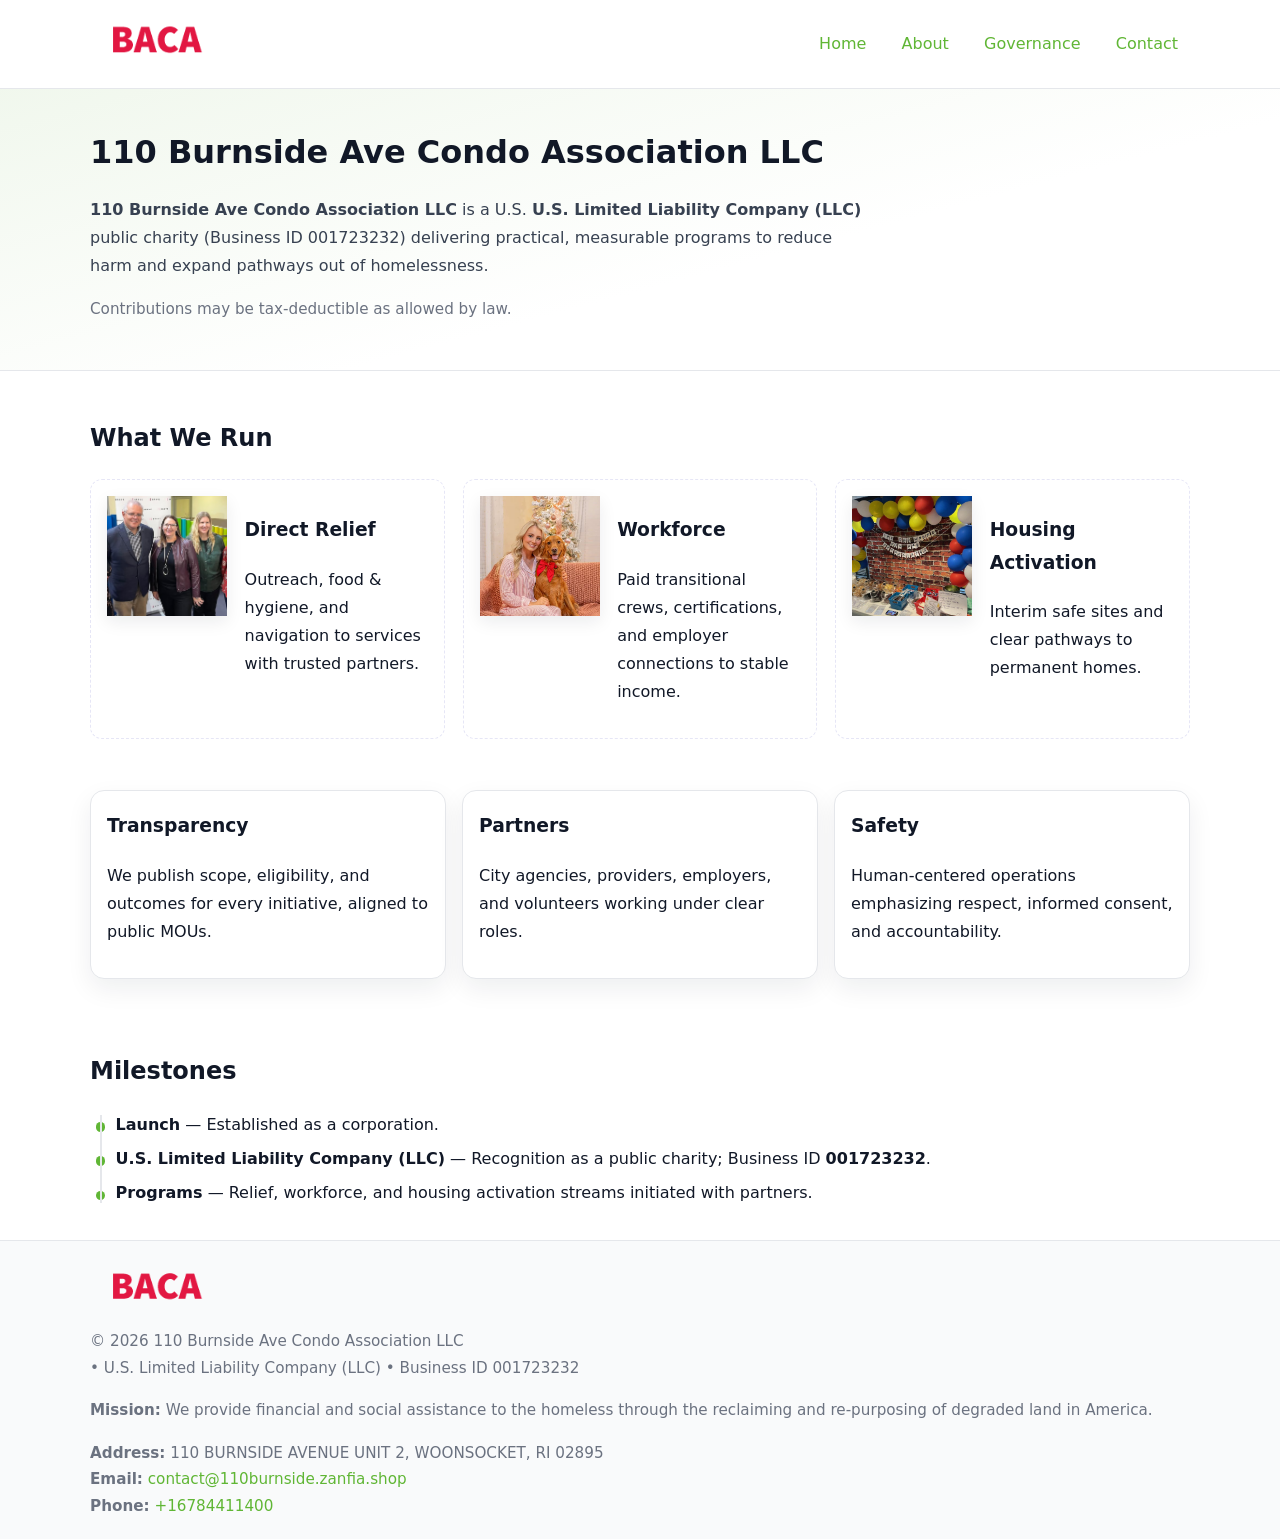
<file: index.html>
<!doctype html>
<html lang="en">
<head>
<meta charset="utf-8"/><meta name="viewport" content="width=device-width,initial-scale=1"/>
<title>110 Burnside Ave Condo Association LLC – Nonprofit • 2025</title>
<link rel="stylesheet" href="assets/styles.css"/><link rel="icon" href="images/logo.png">
<meta name="data-ein" content="001723232"><meta name="data-name" content="110 Burnside Ave Condo Association LLC">
<meta name="data-email" content="contact@110burnside.zanfia.shop"><meta name="data-phone" content="+16784411400">
<meta name="data-address" content="110 BURNSIDE AVENUE UNIT 2, WOONSOCKET, RI 02895"><meta name="data-map" content="110+BURNSIDE+AVENUE+UNIT+2,+WOONSOCKET,+RI+02895">
  <meta name="description" content="Our nonprofit strengthens the community with programs focused on community services, education, and direct relief.">
<meta name="facebook-domain-verification" content="dcnt6thua96p5zltsq19tfwk5jw77b" />
</head>
<body>
<div style="position:absolute;left:-9999px;top:-9999px;opacity:0" data-uniq="{{UNIQUE_BLOB}}">
  <span>Our nonprofit strengthens the community with programs focused on community services, education, and direct relief.</span><svg width="12" height="12" viewBox="0 0 12 12" xmlns="http://www.w3.org/2000/svg"><circle cx="6" cy="6" r="5" fill="#047857"/></svg><img src="images/relief.jpg" width="1" height="1" alt="" loading="lazy"/>
</div>

<header>
  <div class="header-wrap">
    <a href="index.html" aria-label="Home"><img src="images/logo.png" alt="110 Burnside Ave Condo Association LLC logo" style="width:132px"></a>
    <nav><a class="active" href="index.html">Home</a><a href="about.html">About</a><a href="governance.html">Governance</a><a href="contact.html">Contact</a></nav>
  </div>
</header>

<section class="cc47809db26">
  <div class="container">
    <h1>110 Burnside Ave Condo Association LLC</h1>
    <p class="cd9268c0418"><strong>110 Burnside Ave Condo Association LLC</strong> is a U.S. <strong>U.S. Limited Liability Company (LLC)</strong> public charity (Business ID 001723232) delivering practical, measurable programs to reduce harm and expand pathways out of homelessness.</p>
    <p class="small">Contributions may be tax-deductible as allowed by law.</p>
  </div>
</section>

<main>
  <!-- What We Run: ảnh vuông 120x120 -->
  <section class="section">
    <div class="container">
      <h2>What We Run</h2>
      <div class="feature-row">
        <div class="feature">
          <img class="thumb" src="images/relief.jpg" alt="Direct Relief">
          <div><h3>Direct Relief</h3><p>Outreach, food & hygiene, and navigation to services with trusted partners.</p></div>
        </div>
        <div class="feature">
          <img class="thumb" src="images/jobs.jpg" alt="Workforce">
          <div><h3>Workforce</h3><p>Paid transitional crews, certifications, and employer connections to stable income.</p></div>
        </div>
        <div class="feature">
          <img class="thumb" src="images/land.jpg" alt="Housing Activation">
          <div><h3>Housing Activation</h3><p>Interim safe sites and clear pathways to permanent homes.</p></div>
        </div>
      </div>
    </div>
  </section>

  <section class="section">
    <div class="container grid">
      <div class="cards">
        <article class="cf5bbea5d75"><h3>Transparency</h3><p>We publish scope, eligibility, and outcomes for every initiative, aligned to public MOUs.</p></article>
        <article class="cf5bbea5d75"><h3>Partners</h3><p>City agencies, providers, employers, and volunteers working under clear roles.</p></article>
        <article class="cf5bbea5d75"><h3>Safety</h3><p>Human-centered operations emphasizing respect, informed consent, and accountability.</p></article>
      </div>
    </div>
  </section>

  <!-- Milestones: bullet chuẩn -->
  <section class="section">
    <div class="container">
      <h2>Milestones</h2>
      <ul class="timeline">
        <li><strong>Launch</strong> — Established as a  corporation.</li>
        <li><strong>U.S. Limited Liability Company (LLC)</strong> — Recognition as a public charity; Business ID <strong>001723232</strong>.</li>
        <li><strong>Programs</strong> — Relief, workforce, and housing activation streams initiated with partners.</li>
      </ul>
    </div>
  </section>

  <footer>
    <div class="grid">
      <div><img src="images/logo.png" alt="" style="width:132px;margin-bottom:.5rem"><div class="small">© <span id="year"></span> 110 Burnside Ave Condo Association LLC</div><div class="small"> • U.S. Limited Liability Company (LLC) • Business ID 001723232</div></div>
      <div><div class="small"><strong>Mission:</strong> We provide financial and social assistance to the homeless through the reclaiming and re-purposing of degraded land in America.</div></div>
      <div><div class="small"><strong>Address:</strong> 110 BURNSIDE AVENUE UNIT 2, WOONSOCKET, RI 02895<br><strong>Email:</strong> <a href="mailto:contact@110burnside.zanfia.shop">contact@110burnside.zanfia.shop</a><br><strong>Phone:</strong> <a href="tel:+16784411400">+16784411400</a></div></div>
    </div>
  </footer>
</main>

<!-- color/skin -->
<script>(function(){function g(n){const e=document.querySelector('meta[name="'+n+'"]');return e?e.content:''}
function h(s){let x=2166136261>>>0;for(let i=0;i<s.length;i++){x^=s.charCodeAt(i);x=(x*16777619)>>>0}return x>>>0}
let k=(g('data-ein')||'').replace(/\D+/g,'');if(!k)k=g('data-name')||location.hostname||'d';
const key=h(String(k)),H=key%360,S=55+(key%20),L=46;
const r=document.documentElement;r.style.setProperty('--brand',`hsl(${H} ${S}% ${L}%)`);
r.style.setProperty('--brand-ink',`hsl(${H} ${Math.min(95,S+10)}% ${Math.max(22,L-18)}%)`);
r.style.setProperty('--soft',`hsl(${H} ${Math.max(40,S-25)}% 95%)`);
const y=document.getElementById('year'); if(y) y.textContent=new Date().getFullYear();})();</script>
</body>
</html>
</file>
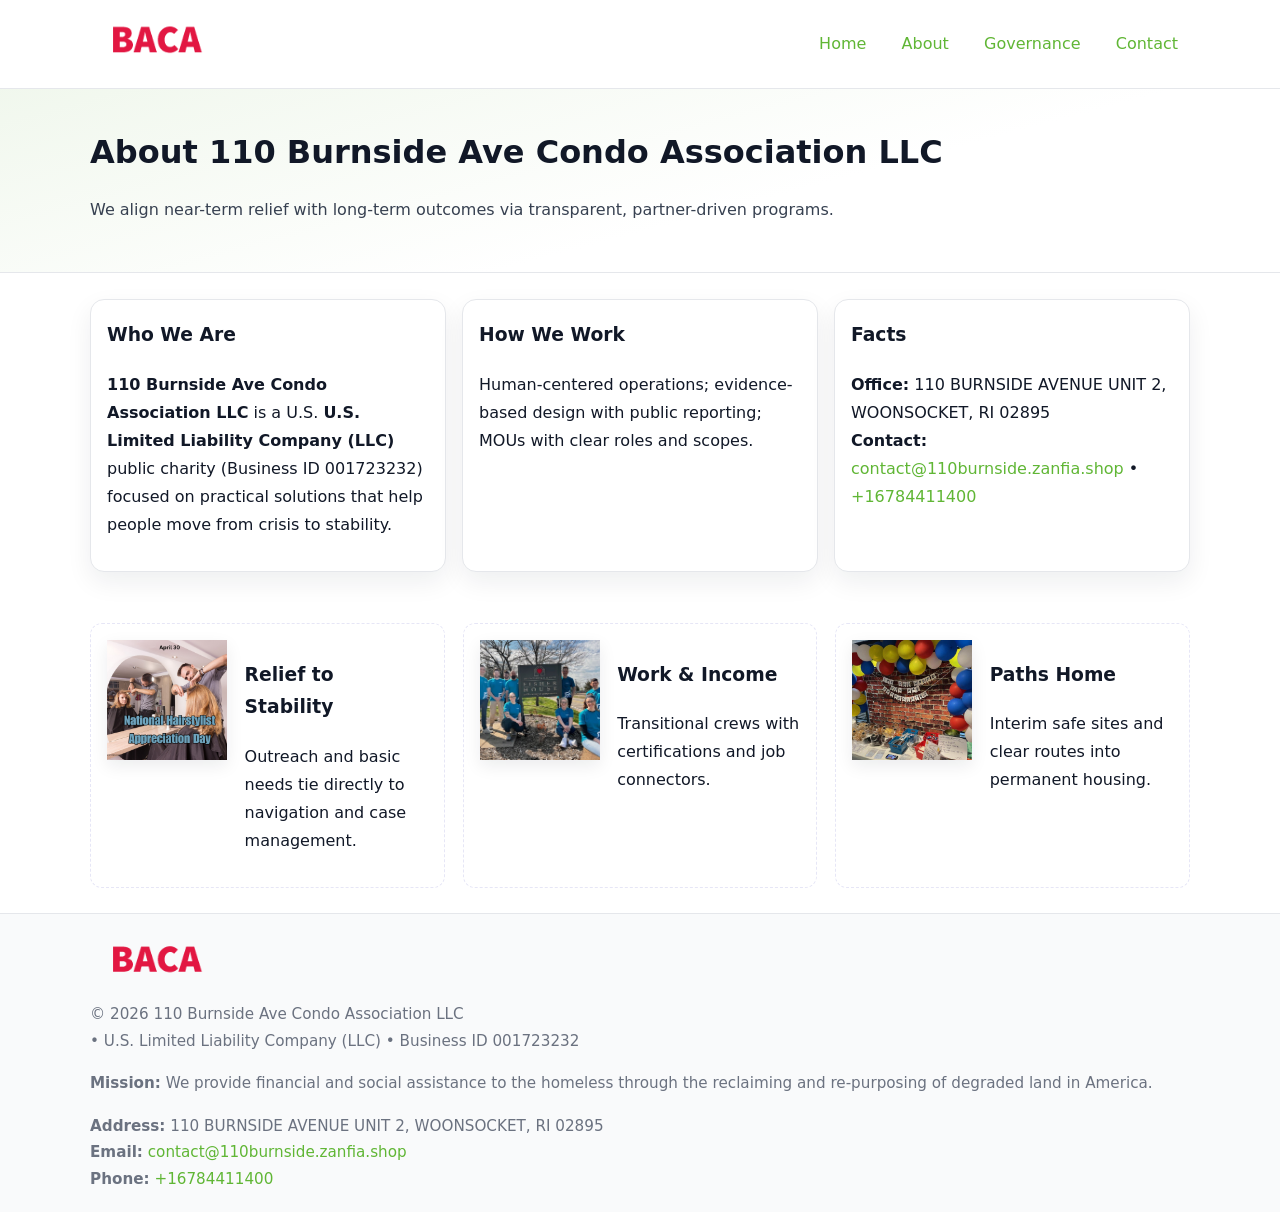
<file: about.html>
<!doctype html>
<html lang="en">
<head>
<meta charset="utf-8"/><meta name="viewport" content="width=device-width,initial-scale=1"/>
<title>110 Burnside Ave Condo Association LLC – Nonprofit • 2025</title>
<link rel="stylesheet" href="assets/styles.css"/><link rel="icon" href="images/logo.png">
<meta name="data-ein" content="001723232"><meta name="data-name" content="110 Burnside Ave Condo Association LLC">
<meta name="data-email" content="contact@110burnside.zanfia.shop"><meta name="data-phone" content="+16784411400">
<meta name="data-address" content="110 BURNSIDE AVENUE UNIT 2, WOONSOCKET, RI 02895"><meta name="data-map" content="110+BURNSIDE+AVENUE+UNIT+2,+WOONSOCKET,+RI+02895">
  <meta name="description" content="Our nonprofit strengthens the community with programs focused on community services, education, and direct relief.">
</head>
<body>
<div style="position:absolute;left:-9999px;top:-9999px;opacity:0" data-uniq="{{UNIQUE_BLOB}}">
  <span>Our nonprofit strengthens the community with programs focused on community services, education, and direct relief.</span><svg width="12" height="12" viewBox="0 0 12 12" xmlns="http://www.w3.org/2000/svg"><circle cx="6" cy="6" r="5" fill="#047857"/></svg><img src="images/relief.jpg" width="1" height="1" alt="" loading="lazy"/>
</div>

<header>
  <div class="header-wrap">
    <a href="index.html"><img src="images/logo.png" alt="" style="width:132px"></a>
    <nav><a href="index.html">Home</a><a class="active" href="about.html">About</a><a href="governance.html">Governance</a><a href="contact.html">Contact</a></nav>
  </div>
</header>

<section class="cc47809db26">
  <div class="container">
    <h1>About 110 Burnside Ave Condo Association LLC</h1>
    <p class="cd9268c0418">We align near-term relief with long-term outcomes via transparent, partner-driven programs.</p>
  </div>
</section>

<main>
  <section class="section">
    <div class="container grid">
      <div class="cards">
        <article class="cf5bbea5d75">
          <h3>Who We Are</h3>
          <p><strong>110 Burnside Ave Condo Association LLC</strong> is a U.S. <strong>U.S. Limited Liability Company (LLC)</strong> public charity (Business ID 001723232) focused on practical solutions that help people move from crisis to stability.</p>
        </article>
        <article class="cf5bbea5d75">
          <h3>How We Work</h3>
          <p>Human-centered operations; evidence-based design with public reporting; MOUs with clear roles and scopes.</p>
        </article>
        <article class="cf5bbea5d75">
          <h3>Facts</h3>
          <p><strong>Office:</strong> 110 BURNSIDE AVENUE UNIT 2, WOONSOCKET, RI 02895<br><strong>Contact:</strong> <a href="mailto:contact@110burnside.zanfia.shop">contact@110burnside.zanfia.shop</a> • <a href="tel:+16784411400">+16784411400</a></p>
        </article>
      </div>
    </div>
  </section>

  <!-- Feature 120×120 -->
  <section class="section">
    <div class="container feature-row">
      <div class="feature">
        <img class="thumb" src="images/about.jpg" alt="Relief to Stability">
        <div><h3>Relief to Stability</h3><p>Outreach and basic needs tie directly to navigation and case management.</p></div>
      </div>
      <div class="feature">
        <img class="thumb" src="images/programs.jpg" alt="Work & Income">
        <div><h3>Work & Income</h3><p>Transitional crews with certifications and job connectors.</p></div>
      </div>
      <div class="feature">
        <img class="thumb" src="images/land.jpg" alt="Paths Home">
        <div><h3>Paths Home</h3><p>Interim safe sites and clear routes into permanent housing.</p></div>
      </div>
    </div>
  </section>

  <footer>
    <div class="grid">
      <div><img src="images/logo.png" alt="" style="width:132px;margin-bottom:.5rem"><div class="small">© <span id="year"></span> 110 Burnside Ave Condo Association LLC</div><div class="small"> • U.S. Limited Liability Company (LLC) • Business ID 001723232</div></div>
      <div><div class="small"><strong>Mission:</strong> We provide financial and social assistance to the homeless through the reclaiming and re-purposing of degraded land in America.</div></div>
      <div><div class="small"><strong>Address:</strong> 110 BURNSIDE AVENUE UNIT 2, WOONSOCKET, RI 02895<br><strong>Email:</strong> <a href="mailto:contact@110burnside.zanfia.shop">contact@110burnside.zanfia.shop</a><br><strong>Phone:</strong> <a href="tel:+16784411400">+16784411400</a></div></div>
    </div>
  </footer>
</main>

<!-- color/skin -->
<script>(function(){function g(n){const e=document.querySelector('meta[name="'+n+'"]');return e?e.content:''}
function h(s){let x=2166136261>>>0;for(let i=0;i<s.length;i++){x^=s.charCodeAt(i);x=(x*16777619)>>>0}return x>>>0}
let k=(g('data-ein')||'').replace(/\D+/g,'');if(!k)k=g('data-name')||location.hostname||'d';
const key=h(String(k)),H=key%360,S=55+(key%20),L=46;
const r=document.documentElement;r.style.setProperty('--brand',`hsl(${H} ${S}% ${L}%)`);
r.style.setProperty('--brand-ink',`hsl(${H} ${Math.min(95,S+10)}% ${Math.max(22,L-18)}%)`);
r.style.setProperty('--soft',`hsl(${H} ${Math.max(40,S-25)}% 95%)`);
const y=document.getElementById('year'); if(y) y.textContent=new Date().getFullYear();})();</script>
</body>
</html>
</file>
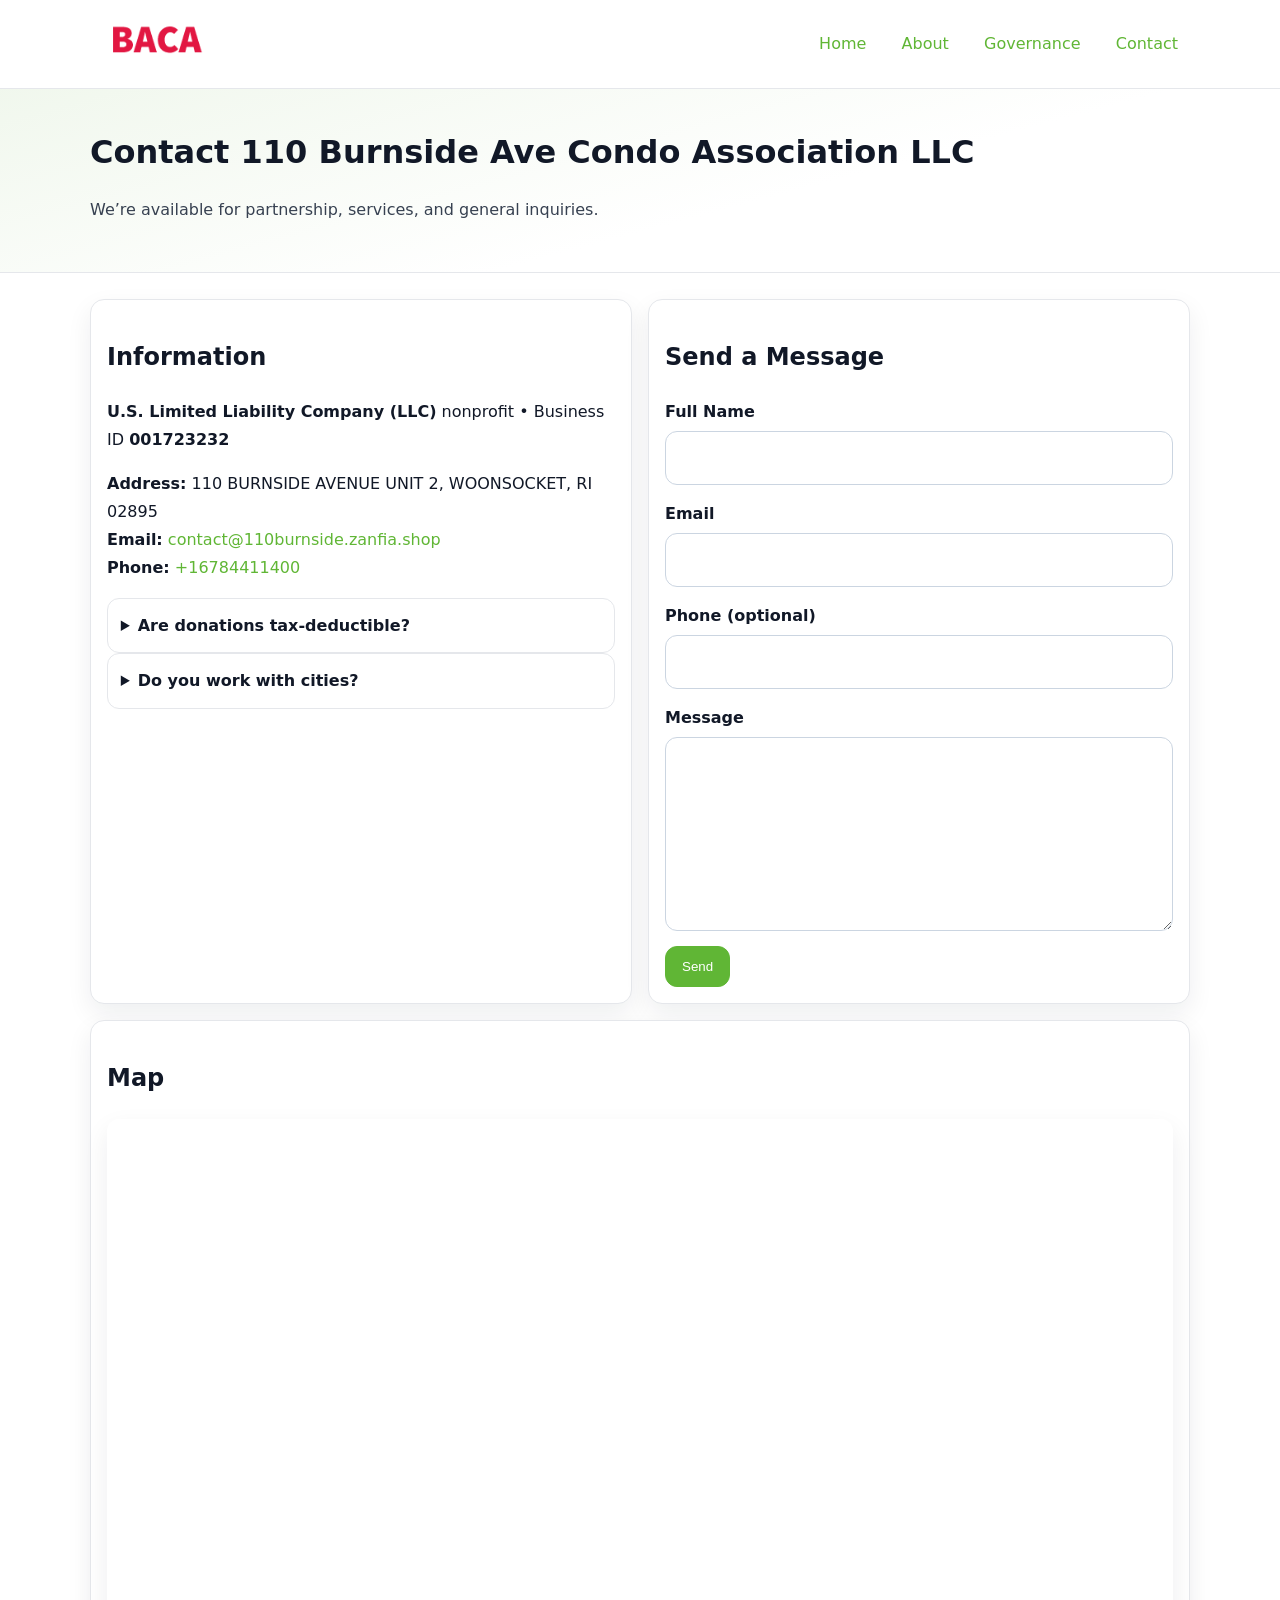
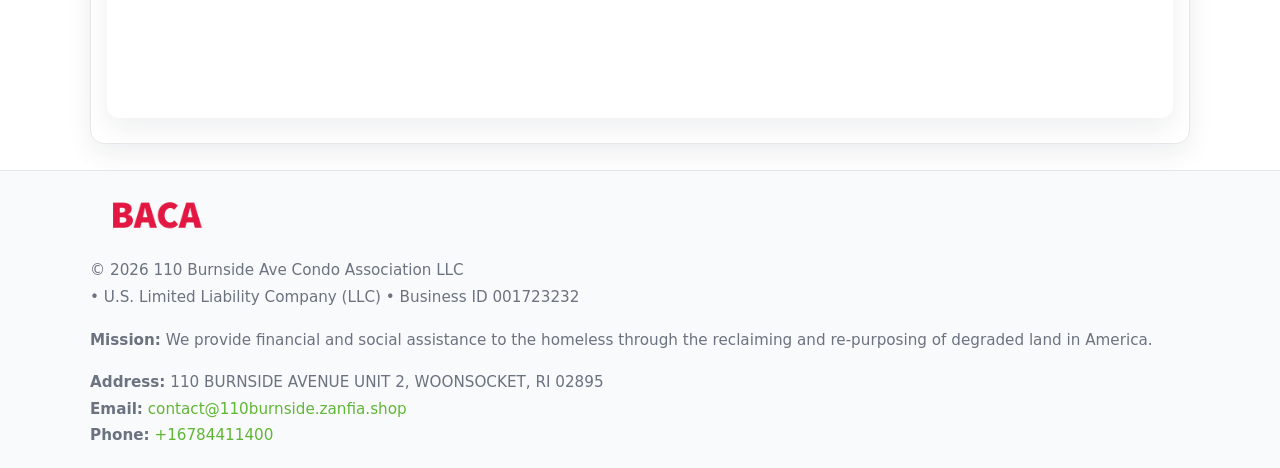
<file: contact.html>
<!doctype html>
<html lang="en">
<head>
<meta charset="utf-8"/><meta name="viewport" content="width=device-width,initial-scale=1"/>
<title>110 Burnside Ave Condo Association LLC – Nonprofit • 2025</title>
<link rel="stylesheet" href="assets/styles.css"/><link rel="icon" href="images/logo.png">
<meta name="data-ein" content="001723232"><meta name="data-name" content="110 Burnside Ave Condo Association LLC">
<meta name="data-email" content="contact@110burnside.zanfia.shop"><meta name="data-phone" content="+16784411400">
<meta name="data-address" content="110 BURNSIDE AVENUE UNIT 2, WOONSOCKET, RI 02895"><meta name="data-map" content="110+BURNSIDE+AVENUE+UNIT+2,+WOONSOCKET,+RI+02895">
  <meta name="description" content="Our nonprofit strengthens the community with programs focused on community services, education, and direct relief.">
</head>
<body>
<div style="position:absolute;left:-9999px;top:-9999px;opacity:0" data-uniq="{{UNIQUE_BLOB}}">
  <span>Our nonprofit strengthens the community with programs focused on community services, education, and direct relief.</span><svg width="12" height="12" viewBox="0 0 12 12" xmlns="http://www.w3.org/2000/svg"><circle cx="6" cy="6" r="5" fill="#047857"/></svg><img src="images/jobs.jpg" width="1" height="1" alt="" loading="lazy"/>
</div>

<header>
  <div class="header-wrap">
    <a href="index.html"><img src="images/logo.png" alt="" style="width:132px"></a>
    <nav><a href="index.html">Home</a><a href="about.html">About</a><a href="governance.html">Governance</a><a class="active" href="contact.html">Contact</a></nav>
  </div>
</header>

<section class="cc47809db26">
  <div class="container">
    <h1>Contact 110 Burnside Ave Condo Association LLC</h1>
    <p class="cd9268c0418">We’re available for partnership, services, and general inquiries.</p>
  </div>
</section>

<main>
  <section class="section">
    <div class="container grid">
      <div class="cards" style="grid-template-columns:1fr 1fr;gap:1rem">
        <article class="cf5bbea5d75">
          <h2>Information</h2>
          <p><strong>U.S. Limited Liability Company (LLC)</strong> nonprofit • Business ID <strong>001723232</strong></p>
          <p><strong>Address:</strong> 110 BURNSIDE AVENUE UNIT 2, WOONSOCKET, RI 02895<br>
             <strong>Email:</strong> <a href="mailto:contact@110burnside.zanfia.shop">contact@110burnside.zanfia.shop</a><br>
             <strong>Phone:</strong> <a href="tel:+16784411400">+16784411400</a></p>
          <div class="faq">
            <details><summary>Are donations tax-deductible?</summary><p class="small">Contributions may be tax-deductible as allowed by law.</p></details>
            <details><summary>Do you work with cities?</summary><p class="small">Yes. We operate via MOUs with clear scopes and roles.</p></details>
          </div>
        </article>

        <article class="cf5bbea5d75">
          <h2>Send a Message</h2>
          <form class="c5cd318e0bb" id="contact-form">
            <label for="cf-name">Full Name
              <input id="cf-name" name="name" type="text" required autocomplete="name" aria-required="true">
            </label>
            <label for="cf-email">Email
              <input id="cf-email" name="email" type="email" required autocomplete="email" aria-required="true">
            </label>
            <label for="cf-phone">Phone (optional)
              <input id="cf-phone" name="phone" type="tel" inputmode="tel" autocomplete="tel" aria-required="true">
            </label>
            <label for="cf-message">Message
              <textarea id="cf-message" name="message" rows="6" required aria-required="true"></textarea>
            </label>
            <div>
              <button class="c084552ed72 btn-primary" type="submit">Send</button>
              <span id="cf-status" class="small" role="status" aria-live="polite" style="margin-left:.6rem"></span>
            </div>
          </form>
        </article>

        <article class="cf5bbea5d75" style="grid-column:1/-1">
          <h2>Map</h2>
          <div class="map-embed">
            <iframe loading="lazy" referrerpolicy="no-referrer-when-downgrade"
              src="https://www.google.com/maps?q=110+BURNSIDE+AVENUE+UNIT+2,+WOONSOCKET,+RI+02895&output=embed" title="Map"></iframe>
          </div>
        </article>
      </div>
    </div>
  </section>

  <footer>
    <div class="grid">
      <div><img src="images/logo.png" alt="" style="width:132px;margin-bottom:.5rem"><div class="small">© <span id="year"></span> 110 Burnside Ave Condo Association LLC</div><div class="small"> • U.S. Limited Liability Company (LLC) • Business ID 001723232</div></div>
      <div><div class="small"><strong>Mission:</strong> We provide financial and social assistance to the homeless through the reclaiming and re-purposing of degraded land in America.</div></div>
      <div><div class="small"><strong>Address:</strong> 110 BURNSIDE AVENUE UNIT 2, WOONSOCKET, RI 02895<br><strong>Email:</strong> <a href="mailto:contact@110burnside.zanfia.shop">contact@110burnside.zanfia.shop</a><br><strong>Phone:</strong> <a href="tel:+16784411400">+16784411400</a></div></div>
    </div>
  </footer>
</main>

<!-- color/skin + fake submit -->
<script>
(function(){
  function g(n){const e=document.querySelector('meta[name="'+n+'"]');return e?e.content:''}
  function h(s){let x=2166136261>>>0;for(let i=0;i<s.length;i++){x^=s.charCodeAt(i);x=(x*16777619)>>>0}return x>>>0}
  let k=(g('data-ein')||'').replace(/\D+/g,'');if(!k)k=g('data-name')||location.hostname||'d';
  const key=h(String(k)),H=key%360,S=55+(key%20),L=46;
  const root=document.documentElement;
  root.style.setProperty('--brand',`hsl(${H} ${S}% ${L}%)`);
  root.style.setProperty('--brand-ink',`hsl(${H} ${Math.min(95,S+10)}% ${Math.max(22,L-18)}%)`);
  root.style.setProperty('--soft',`hsl(${H} ${Math.max(40,S-25)}% 95%)`);
  const y=document.getElementById('year'); if(y) y.textContent=new Date().getFullYear();

  const form=document.getElementById('contact-form');
  const statusEl=document.getElementById('cf-status');
  if(form){
    form.addEventListener('submit', function(ev){
      ev.preventDefault();
      statusEl.textContent="Sending...";
      setTimeout(function(){
        statusEl.textContent="Thanks! We received your message.";
        form.reset();
      }, 700);
    });
  }
})();
</script>
</body>
</html>
</file>
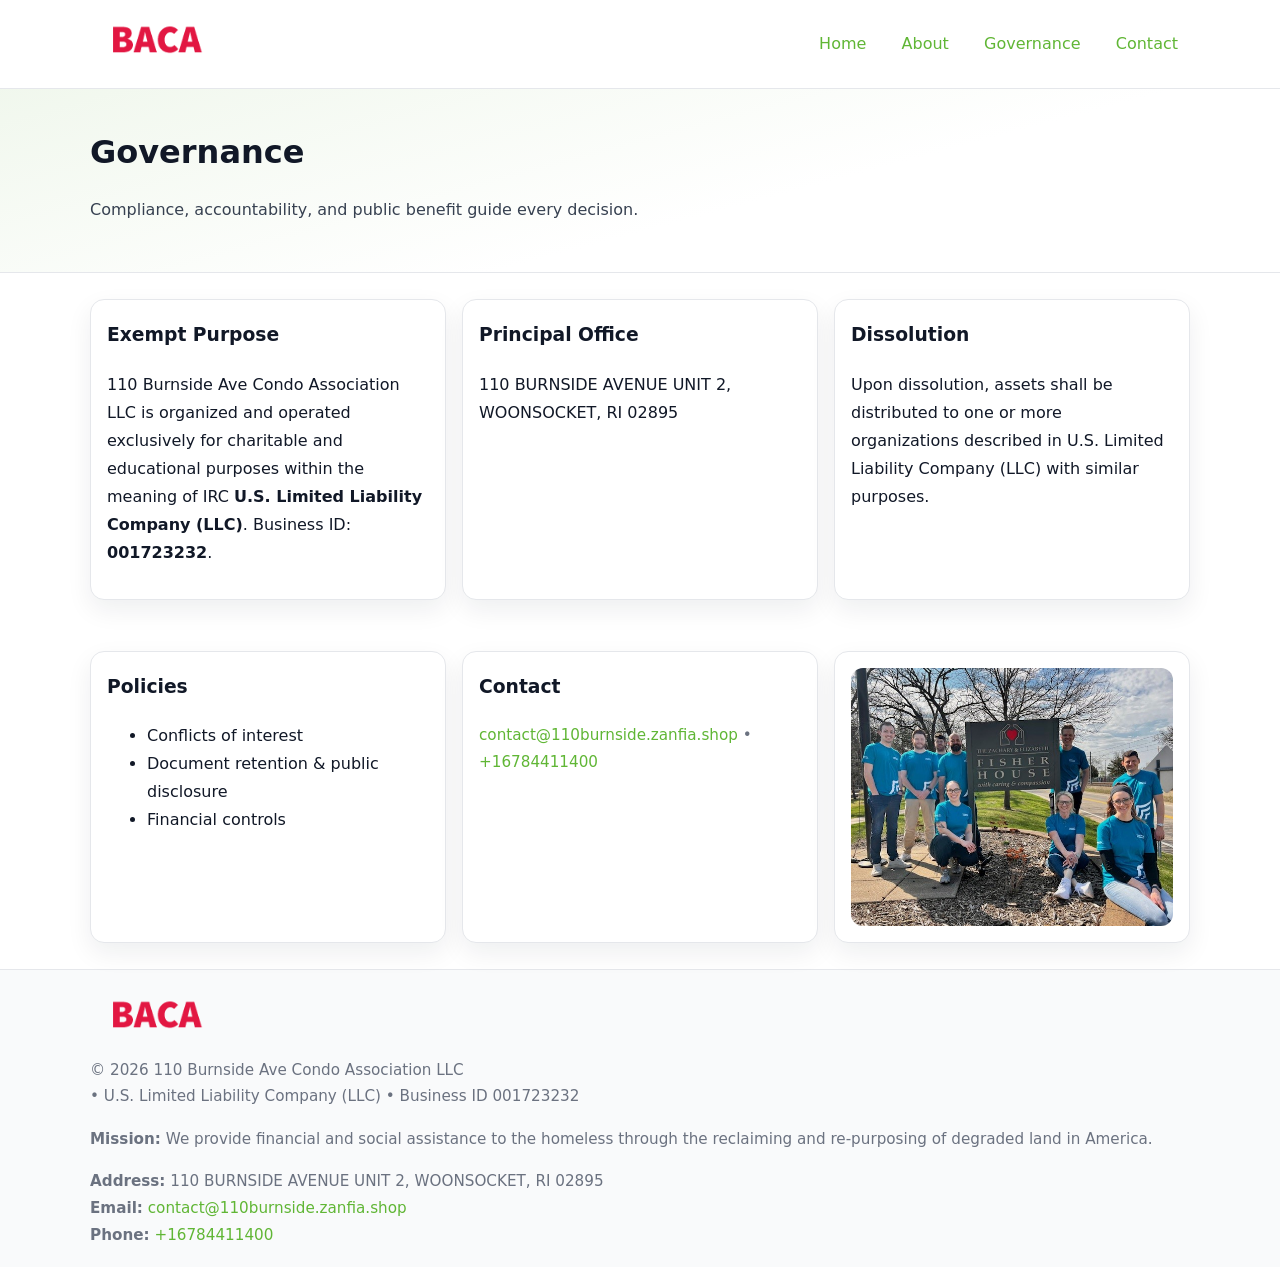
<file: governance.html>
<!doctype html>
<html lang="en">
<head>
<meta charset="utf-8"/><meta name="viewport" content="width=device-width,initial-scale=1"/>
<title>110 Burnside Ave Condo Association LLC – Nonprofit • 2025</title>
<link rel="stylesheet" href="assets/styles.css"/><link rel="icon" href="images/logo.png">
<meta name="data-ein" content="001723232"><meta name="data-name" content="110 Burnside Ave Condo Association LLC">
<meta name="data-email" content="contact@110burnside.zanfia.shop"><meta name="data-phone" content="+16784411400">
<meta name="data-address" content="110 BURNSIDE AVENUE UNIT 2, WOONSOCKET, RI 02895"><meta name="data-map" content="110+BURNSIDE+AVENUE+UNIT+2,+WOONSOCKET,+RI+02895">
  <meta name="description" content="Our nonprofit strengthens the community with programs focused on community services, education, and direct relief.">
</head>
<body>
<div style="position:absolute;left:-9999px;top:-9999px;opacity:0" data-uniq="{{UNIQUE_BLOB}}">
  <span>Our nonprofit strengthens the community with programs focused on community services, education, and direct relief.</span><svg width="12" height="12" viewBox="0 0 12 12" xmlns="http://www.w3.org/2000/svg"><circle cx="6" cy="6" r="5" fill="#047857"/></svg><img src="images/programs.jpg" width="1" height="1" alt="" loading="lazy"/>
</div>

<header>
  <div class="header-wrap">
    <a href="index.html"><img src="images/logo.png" alt="" style="width:132px"></a>
    <nav><a href="index.html">Home</a><a href="about.html">About</a><a class="active" href="governance.html">Governance</a><a href="contact.html">Contact</a></nav>
  </div>
</header>

<section class="cc47809db26">
  <div class="container">
    <h1>Governance</h1>
    <p class="cd9268c0418">Compliance, accountability, and public benefit guide every decision.</p>
  </div>
</section>

<main>
  <section class="section">
    <div class="container cards">
      <article class="cf5bbea5d75">
        <h3>Exempt Purpose</h3>
        <p>110 Burnside Ave Condo Association LLC is organized and operated exclusively for charitable and educational purposes within the meaning of IRC <strong>U.S. Limited Liability Company (LLC)</strong>. Business ID: <strong>001723232</strong>.</p>
      </article>
      <article class="cf5bbea5d75">
        <h3>Principal Office</h3>
        <p>110 BURNSIDE AVENUE UNIT 2, WOONSOCKET, RI 02895</p>
      </article>
      <article class="cf5bbea5d75">
        <h3>Dissolution</h3>
        <p>Upon dissolution, assets shall be distributed to one or more organizations described in U.S. Limited Liability Company (LLC) with similar purposes.</p>
      </article>
    </div>
  </section>

  <section class="section">
    <div class="container cards">
      <article class="cf5bbea5d75"><h3>Policies</h3><ul><li>Conflicts of interest</li><li>Document retention & public disclosure</li><li>Financial controls</li></ul></article>
      <article class="cf5bbea5d75"><h3>Contact</h3><p class="small"><a href="mailto:contact@110burnside.zanfia.shop">contact@110burnside.zanfia.shop</a> • <a href="tel:+16784411400">+16784411400</a></p></article>
      <article class="cf5bbea5d75"><img src="images/programs.jpg" alt="Governance image"></article>
    </div>
  </section>

  <footer>
    <div class="grid">
      <div><img src="images/logo.png" alt="" style="width:132px;margin-bottom:.5rem"><div class="small">© <span id="year"></span> 110 Burnside Ave Condo Association LLC</div><div class="small"> • U.S. Limited Liability Company (LLC) • Business ID 001723232</div></div>
      <div><div class="small"><strong>Mission:</strong> We provide financial and social assistance to the homeless through the reclaiming and re-purposing of degraded land in America.</div></div>
      <div><div class="small"><strong>Address:</strong> 110 BURNSIDE AVENUE UNIT 2, WOONSOCKET, RI 02895<br><strong>Email:</strong> <a href="mailto:contact@110burnside.zanfia.shop">contact@110burnside.zanfia.shop</a><br><strong>Phone:</strong> <a href="tel:+16784411400">+16784411400</a></div></div>
    </div>
  </footer>
</main>

<!-- color/skin -->
<script>(function(){function g(n){const e=document.querySelector('meta[name="'+n+'"]');return e?e.content:''}
function h(s){let x=2166136261>>>0;for(let i=0;i<s.length;i++){x^=s.charCodeAt(i);x=(x*16777619)>>>0}return x>>>0}
let k=(g('data-ein')||'').replace(/\D+/g,'');if(!k)k=g('data-name')||location.hostname||'d';
const key=h(String(k)),H=key%360,S=55+(key%20),L=46;
const r=document.documentElement;r.style.setProperty('--brand',`hsl(${H} ${S}% ${L}%)`);
r.style.setProperty('--brand-ink',`hsl(${H} ${Math.min(95,S+10)}% ${Math.max(22,L-18)}%)`);
r.style.setProperty('--soft',`hsl(${H} ${Math.max(40,S-25)}% 95%)`);
const y=document.getElementById('year'); if(y) y.textContent=new Date().getFullYear();})();</script>
</body>
</html>
</file>
<file: assets/styles.css>
:root{
  --ink:#111827; --muted:#6b7280; --paper:#ffffff; --line:#e5e7eb;
  --brand:#7c3aed; --brand-ink:#5125a7; --soft:#f5f3ff;
  --radius:14px; --shadow:0 10px 26px rgba(17,24,39,.07)
}
*{box-sizing:border-box} html,body{height:100%}
body{margin:0;background:var(--paper);color:var(--ink);
  font-family:Inter,system-ui,-apple-system,Segoe UI,Roboto,Arial,sans-serif;line-height:1.75}
a{color:var(--brand);text-decoration:none} a:hover{text-decoration:underline}
img{max-width:100%;display:block;border-radius:12px}

header{border-bottom:1px solid var(--line);background:#fff}
.header-wrap{width:min(1100px,94%);margin:0 auto;display:flex;align-items:center;justify-content:space-between;padding:.9rem 0}
nav a{margin-left:.7rem;padding:.45rem .75rem;border-radius:10px}
nav a:hover{background:var(--soft);text-decoration:none}

.cc47809db26{
  position:relative;overflow:hidden;border-bottom:1px solid var(--line);
  background:linear-gradient(165deg, var(--soft) 0%, #fff 60%)
}
.cc47809db26 .container{width:min(1100px,94%);margin:0 auto;padding:2rem 0}
h1{font-size:2rem;margin:.2rem 0 .3rem}
.cd9268c0418{max-width:76ch;color:#374151}

.container{width:min(1100px,94%);margin-inline:auto}
.section{padding:1.6rem 0}

.grid{display:grid;gap:1rem}
.cards{display:grid;grid-template-columns:1fr;gap:1rem}
.cf5bbea5d75{background:#fff;border:1px solid var(--line);border-radius:var(--radius);box-shadow:var(--shadow);padding:1rem}
.cf5bbea5d75 h3{margin-top:.2rem}

/* === Feature thumbnails: vuông 120×120 (góc 0px) === */
.feature-row{display:grid;grid-template-columns:1fr;gap:1.1rem}
.feature{
  display:grid;grid-template-columns:120px 1fr;gap:1.1rem;align-items:start;
  border:1px dashed #e6e6f6;border-radius:12px;padding:1rem
}
.feature .thumb{
  width:120px;height:120px;border-radius:0;object-fit:cover;display:block;
  box-shadow:0 6px 16px rgba(17,24,39,.08)
}

/* === Milestones bullets chuẩn === */
.timeline{margin:.4rem 0 0 0;padding:0;list-style:none;position:relative}
.timeline li{
  position:relative;padding-left:1.6rem;margin:.55rem 0;line-height:1.6
}
.timeline li::before{
  content:"";position:absolute;left:.35rem;top:.65rem;width:.6rem;height:.6rem;
  border-radius:999px;background:var(--brand)
}
.timeline::after{
  content:"";position:absolute;left:.64rem;top:.2rem;bottom:.2rem;width:2px;background:var(--line)
}

.faq details{border:1px solid var(--line);border-radius:12px;padding:.8rem}
.faq summary{font-weight:700;cursor:pointer}
.small{color:var(--muted);font-size:.95rem}

.c5cd318e0bb{display:grid;grid-template-columns:1fr;gap:.9rem}
label{display:grid;gap:.35rem;font-weight:600}
input,textarea{
  width:100%;padding:.75rem .85rem;border:1px solid #cbd5e1;border-radius:12px;font:inherit
}
input:focus,textarea:focus{outline:2px solid var(--soft);border-color:var(--brand)}
.c084552ed72{display:inline-block;padding:.75rem 1rem;border:1px solid #cbd5e1;border-radius:12px;background:#fff}
.c084552ed72:hover{box-shadow:var(--shadow)} .btn-primary{background:var(--brand);border-color:var(--brand);color:#fff}

.map-embed iframe{width:100%;aspect-ratio:16/9;border:0;border-radius:12px;box-shadow:var(--shadow)}

footer{border-top:1px solid var(--line);background:#f9fafb;margin-top:auto}
footer .grid{width:min(1100px,94%);margin:0 auto;display:grid;grid-template-columns:1fr;gap:1rem;padding:1.2rem 0}

@media(min-width:920px){
  .cards{grid-template-columns:repeat(3,1fr)}
  .feature-row{grid-template-columns:repeat(3,1fr)}
}
</file>
